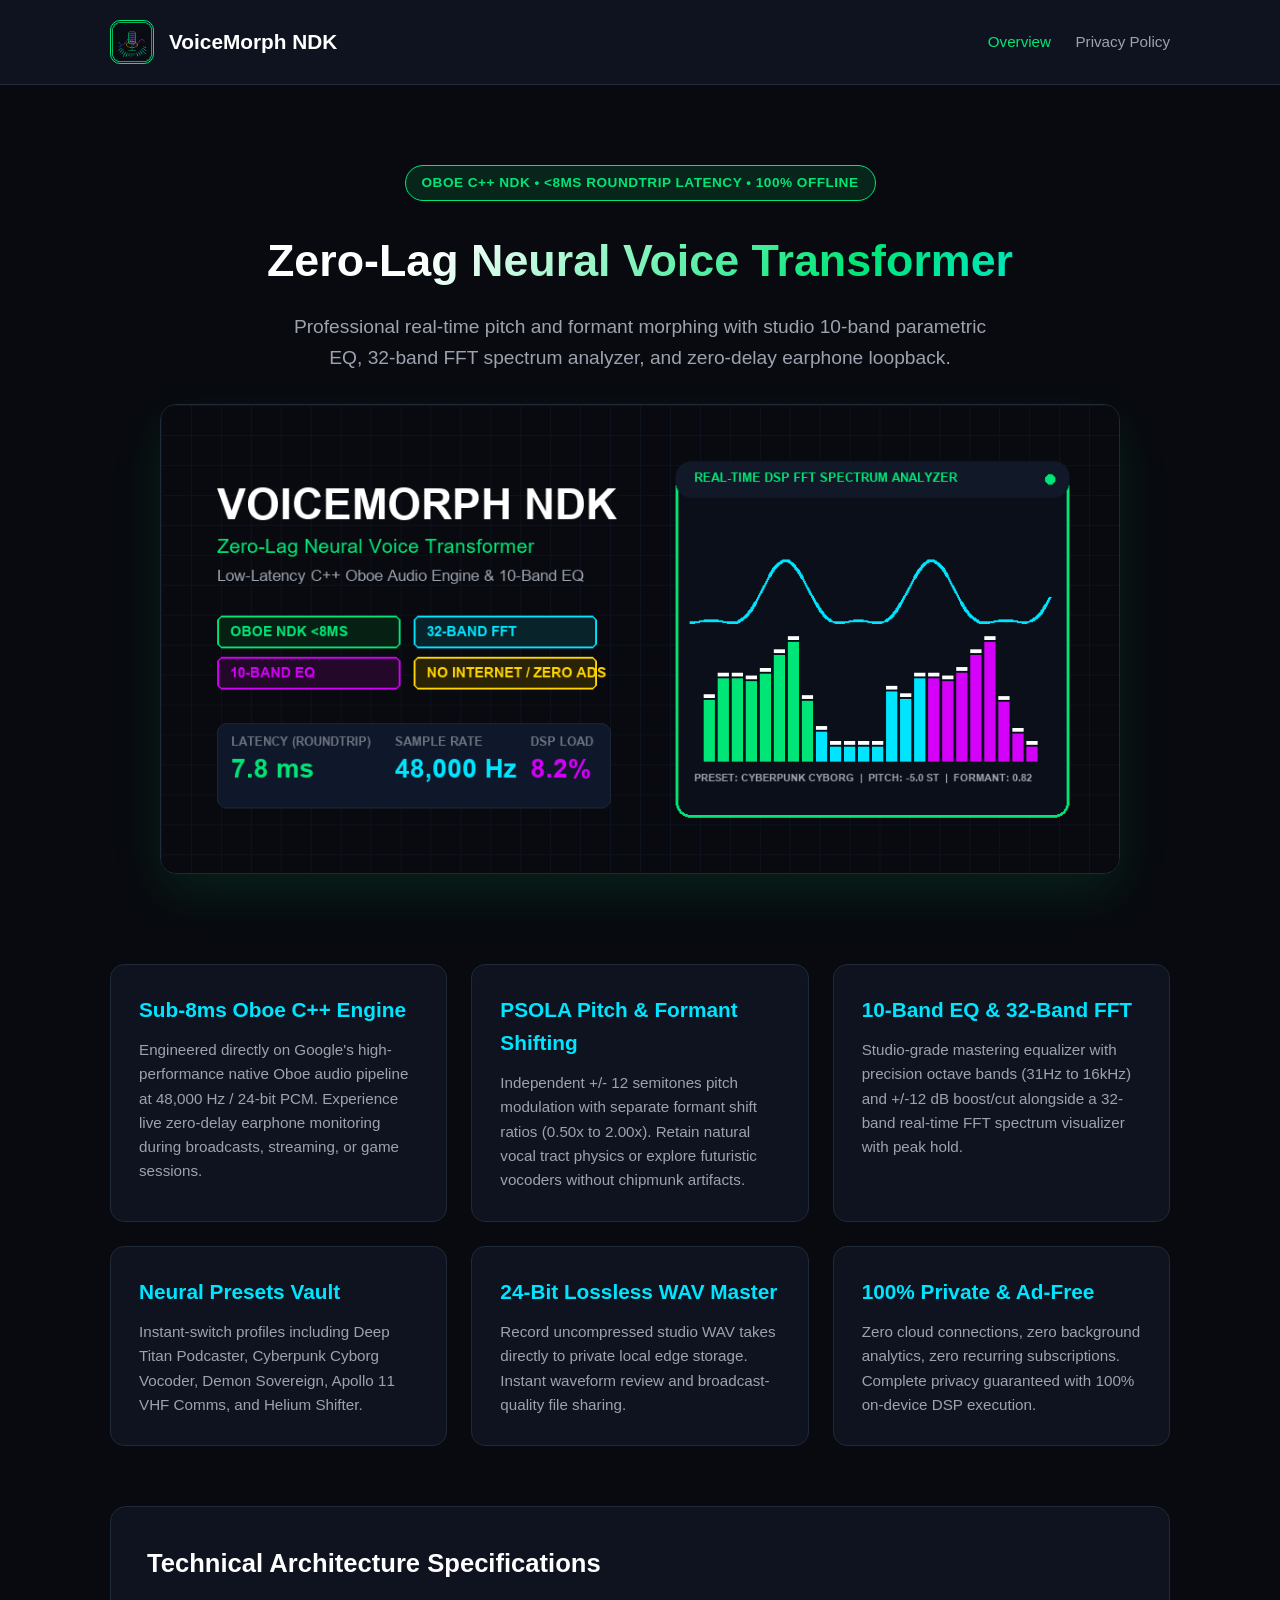
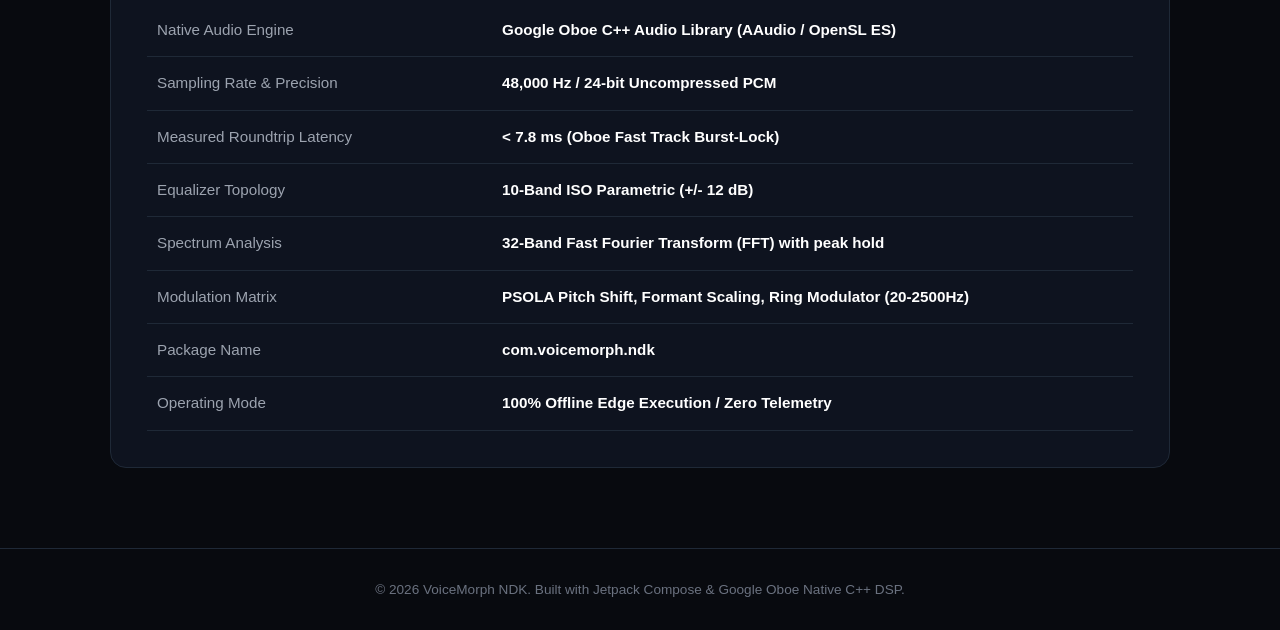
<file: index.html>
<!DOCTYPE html>
<html lang="en">
<head>
    <meta charset="UTF-8">
    <meta name="viewport" content="width=device-width, initial-scale=1.0">
    <title>VoiceMorph NDK — Zero-Lag Neural Voice Transformer</title>
    <link rel="stylesheet" href="style.css">
</head>
<body>
    <header>
        <div class="container nav-container">
            <div class="logo-group">
                <img src="assets/icon.png" alt="VoiceMorph NDK Logo">
                <h1>VoiceMorph NDK</h1>
            </div>
            <nav>
                <a href="index.html" class="active">Overview</a>
                <a href="privacy.html">Privacy Policy</a>
            </nav>
        </div>
    </header>

    <main class="container">
        <section class="hero">
            <div class="badge-pill">OBOE C++ NDK &bull; &lt;8MS ROUNDTRIP LATENCY &bull; 100% OFFLINE</div>
            <h2>Zero-Lag Neural Voice Transformer</h2>
            <p>Professional real-time pitch and formant morphing with studio 10-band parametric EQ, 32-band FFT spectrum analyzer, and zero-delay earphone loopback.</p>
            <img src="assets/feature_graphic.png" alt="VoiceMorph NDK Banner" class="banner-img">
        </section>

        <section class="features-grid">
            <div class="feature-card">
                <h3>Sub-8ms Oboe C++ Engine</h3>
                <p>Engineered directly on Google's high-performance native Oboe audio pipeline at 48,000 Hz / 24-bit PCM. Experience live zero-delay earphone monitoring during broadcasts, streaming, or game sessions.</p>
            </div>
            <div class="feature-card">
                <h3>PSOLA Pitch & Formant Shifting</h3>
                <p>Independent +/- 12 semitones pitch modulation with separate formant shift ratios (0.50x to 2.00x). Retain natural vocal tract physics or explore futuristic vocoders without chipmunk artifacts.</p>
            </div>
            <div class="feature-card">
                <h3>10-Band EQ & 32-Band FFT</h3>
                <p>Studio-grade mastering equalizer with precision octave bands (31Hz to 16kHz) and +/-12 dB boost/cut alongside a 32-band real-time FFT spectrum visualizer with peak hold.</p>
            </div>
            <div class="feature-card">
                <h3>Neural Presets Vault</h3>
                <p>Instant-switch profiles including Deep Titan Podcaster, Cyberpunk Cyborg Vocoder, Demon Sovereign, Apollo 11 VHF Comms, and Helium Shifter.</p>
            </div>
            <div class="feature-card">
                <h3>24-Bit Lossless WAV Master</h3>
                <p>Record uncompressed studio WAV takes directly to private local edge storage. Instant waveform review and broadcast-quality file sharing.</p>
            </div>
            <div class="feature-card">
                <h3>100% Private & Ad-Free</h3>
                <p>Zero cloud connections, zero background analytics, zero recurring subscriptions. Complete privacy guaranteed with 100% on-device DSP execution.</p>
            </div>
        </section>

        <section class="specs-section">
            <h3>Technical Architecture Specifications</h3>
            <table class="specs-table">
                <tr>
                    <td>Native Audio Engine</td>
                    <td>Google Oboe C++ Audio Library (AAudio / OpenSL ES)</td>
                </tr>
                <tr>
                    <td>Sampling Rate & Precision</td>
                    <td>48,000 Hz / 24-bit Uncompressed PCM</td>
                </tr>
                <tr>
                    <td>Measured Roundtrip Latency</td>
                    <td>&lt; 7.8 ms (Oboe Fast Track Burst-Lock)</td>
                </tr>
                <tr>
                    <td>Equalizer Topology</td>
                    <td>10-Band ISO Parametric (+/- 12 dB)</td>
                </tr>
                <tr>
                    <td>Spectrum Analysis</td>
                    <td>32-Band Fast Fourier Transform (FFT) with peak hold</td>
                </tr>
                <tr>
                    <td>Modulation Matrix</td>
                    <td>PSOLA Pitch Shift, Formant Scaling, Ring Modulator (20-2500Hz)</td>
                </tr>
                <tr>
                    <td>Package Name</td>
                    <td>com.voicemorph.ndk</td>
                </tr>
                <tr>
                    <td>Operating Mode</td>
                    <td>100% Offline Edge Execution / Zero Telemetry</td>
                </tr>
            </table>
        </section>
    </main>

    <footer>
        <p>&copy; 2026 VoiceMorph NDK. Built with Jetpack Compose & Google Oboe Native C++ DSP.</p>
    </footer>
</body>
</html>
</file>
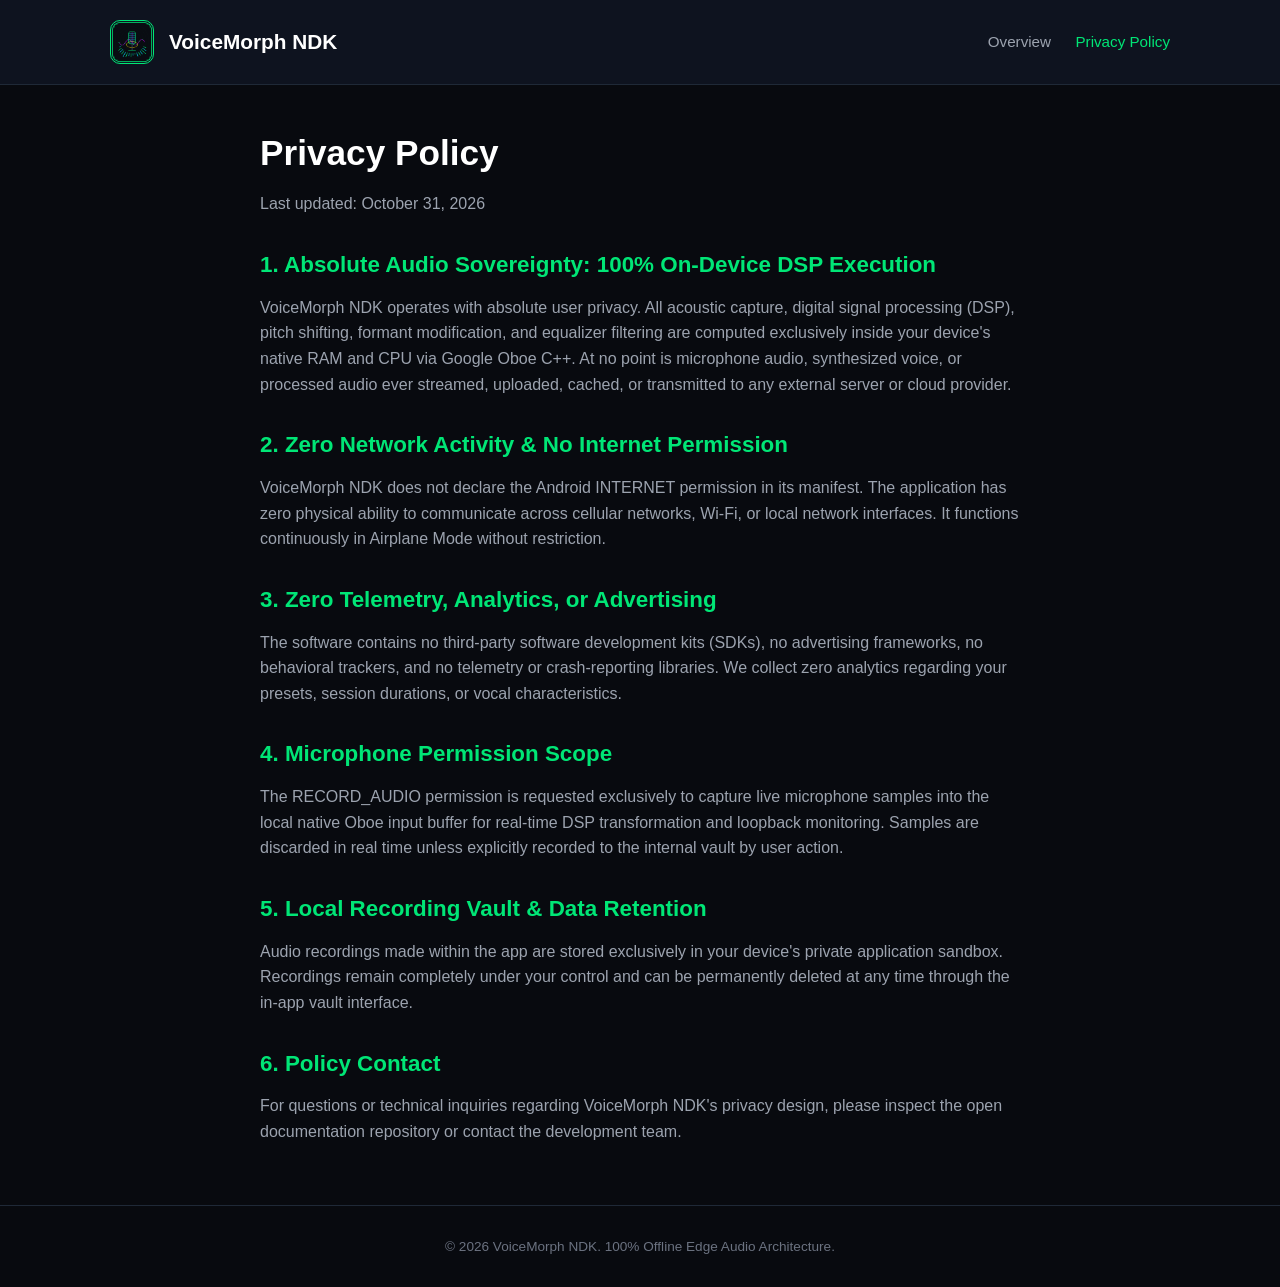
<file: privacy.html>
<!DOCTYPE html>
<html lang="en">
<head>
    <meta charset="UTF-8">
    <meta name="viewport" content="width=device-width, initial-scale=1.0">
    <title>Privacy Policy - VoiceMorph NDK</title>
    <link rel="stylesheet" href="style.css">
</head>
<body>
    <header>
        <div class="container nav-container">
            <div class="logo-group">
                <img src="assets/icon.png" alt="VoiceMorph NDK Logo">
                <h1>VoiceMorph NDK</h1>
            </div>
            <nav>
                <a href="index.html">Overview</a>
                <a href="privacy.html" class="active">Privacy Policy</a>
            </nav>
        </div>
    </header>

    <main class="container" style="max-width: 800px; padding-top: 40px;">
        <h2 style="font-size: 2.2rem; margin-bottom: 10px;">Privacy Policy</h2>
        <p style="color: var(--text-muted); margin-bottom: 30px;">Last updated: October 31, 2026</p>

        <section style="margin-bottom: 30px;">
            <h3 style="font-size: 1.4rem; color: var(--accent-green); margin-bottom: 12px;">1. Absolute Audio Sovereignty: 100% On-Device DSP Execution</h3>
            <p style="color: var(--text-muted);">VoiceMorph NDK operates with absolute user privacy. All acoustic capture, digital signal processing (DSP), pitch shifting, formant modification, and equalizer filtering are computed exclusively inside your device's native RAM and CPU via Google Oboe C++. At no point is microphone audio, synthesized voice, or processed audio ever streamed, uploaded, cached, or transmitted to any external server or cloud provider.</p>
        </section>

        <section style="margin-bottom: 30px;">
            <h3 style="font-size: 1.4rem; color: var(--accent-green); margin-bottom: 12px;">2. Zero Network Activity & No Internet Permission</h3>
            <p style="color: var(--text-muted);">VoiceMorph NDK does not declare the Android INTERNET permission in its manifest. The application has zero physical ability to communicate across cellular networks, Wi-Fi, or local network interfaces. It functions continuously in Airplane Mode without restriction.</p>
        </section>

        <section style="margin-bottom: 30px;">
            <h3 style="font-size: 1.4rem; color: var(--accent-green); margin-bottom: 12px;">3. Zero Telemetry, Analytics, or Advertising</h3>
            <p style="color: var(--text-muted);">The software contains no third-party software development kits (SDKs), no advertising frameworks, no behavioral trackers, and no telemetry or crash-reporting libraries. We collect zero analytics regarding your presets, session durations, or vocal characteristics.</p>
        </section>

        <section style="margin-bottom: 30px;">
            <h3 style="font-size: 1.4rem; color: var(--accent-green); margin-bottom: 12px;">4. Microphone Permission Scope</h3>
            <p style="color: var(--text-muted);">The RECORD_AUDIO permission is requested exclusively to capture live microphone samples into the local native Oboe input buffer for real-time DSP transformation and loopback monitoring. Samples are discarded in real time unless explicitly recorded to the internal vault by user action.</p>
        </section>

        <section style="margin-bottom: 30px;">
            <h3 style="font-size: 1.4rem; color: var(--accent-green); margin-bottom: 12px;">5. Local Recording Vault & Data Retention</h3>
            <p style="color: var(--text-muted);">Audio recordings made within the app are stored exclusively in your device's private application sandbox. Recordings remain completely under your control and can be permanently deleted at any time through the in-app vault interface.</p>
        </section>

        <section style="margin-bottom: 40px;">
            <h3 style="font-size: 1.4rem; color: var(--accent-green); margin-bottom: 12px;">6. Policy Contact</h3>
            <p style="color: var(--text-muted);">For questions or technical inquiries regarding VoiceMorph NDK's privacy design, please inspect the open documentation repository or contact the development team.</p>
        </section>
    </main>

    <footer>
        <p>&copy; 2026 VoiceMorph NDK. 100% Offline Edge Audio Architecture.</p>
    </footer>
</body>
</html>
</file>
<file: style.css>
:root {
    --bg-dark: #080A0F;
    --bg-surface: #0E131F;
    --border-color: #1F2937;
    --accent-green: #00E676;
    --accent-cyan: #00E5FF;
    --accent-magenta: #D500F9;
    --text-primary: #FFFFFF;
    --text-muted: #9CA3AF;
}

* {
    margin: 0;
    padding: 0;
    box-sizing: border-box;
    font-family: -apple-system, BlinkMacSystemFont, 'Segoe UI', Roboto, Helvetica, Arial, sans-serif;
}

body {
    background-color: var(--bg-dark);
    color: var(--text-primary);
    line-height: 1.6;
}

.container {
    max-width: 1100px;
    margin: 0 auto;
    padding: 20px;
}

header {
    background-color: var(--bg-surface);
    border-bottom: 1px solid var(--border-color);
    position: sticky;
    top: 0;
    z-index: 100;
}

.nav-container {
    display: flex;
    justify-content: space-between;
    align-items: center;
}

.logo-group {
    display: flex;
    align-items: center;
    gap: 15px;
}

.logo-group img {
    width: 44px;
    height: 44px;
    border-radius: 10px;
    border: 1px solid var(--accent-green);
}

.logo-group h1 {
    font-size: 1.3rem;
    font-weight: 700;
    color: #FFFFFF;
}

nav a {
    color: var(--text-muted);
    text-decoration: none;
    margin-left: 20px;
    font-size: 0.95rem;
    transition: color 0.2s ease;
}

nav a:hover, nav a.active {
    color: var(--accent-green);
}

.hero {
    padding: 60px 20px 40px;
    text-align: center;
}

.hero h2 {
    font-size: 2.8rem;
    font-weight: 800;
    margin-bottom: 16px;
    background: linear-gradient(135deg, #FFFFFF 30%, var(--accent-green) 70%, var(--accent-cyan) 100%);
    -webkit-background-clip: text;
    -webkit-text-fill-color: transparent;
}

.hero p {
    font-size: 1.2rem;
    color: var(--text-muted);
    max-width: 720px;
    margin: 0 auto 30px;
}

.badge-pill {
    display: inline-block;
    background: rgba(0, 230, 118, 0.12);
    border: 1px solid var(--accent-green);
    color: var(--accent-green);
    padding: 6px 16px;
    border-radius: 20px;
    font-size: 0.85rem;
    font-weight: 600;
    margin-bottom: 24px;
    letter-spacing: 0.5px;
}

.banner-img {
    width: 100%;
    max-width: 960px;
    border-radius: 16px;
    border: 1px solid var(--border-color);
    box-shadow: 0 20px 50px rgba(0, 230, 118, 0.1);
    margin: 0 auto 50px;
    display: block;
}

.features-grid {
    display: grid;
    grid-template-columns: repeat(auto-fit, minmax(320px, 1fr));
    gap: 24px;
    margin-bottom: 60px;
}

.feature-card {
    background-color: var(--bg-surface);
    border: 1px solid var(--border-color);
    border-radius: 14px;
    padding: 28px;
    transition: border-color 0.2s ease, transform 0.2s ease;
}

.feature-card:hover {
    border-color: var(--accent-green);
    transform: translateY(-4px);
}

.feature-card h3 {
    font-size: 1.3rem;
    color: var(--accent-cyan);
    margin-bottom: 12px;
}

.feature-card p {
    color: var(--text-muted);
    font-size: 0.95rem;
}

.specs-section {
    background-color: var(--bg-surface);
    border-radius: 16px;
    border: 1px solid var(--border-color);
    padding: 36px;
    margin-bottom: 60px;
}

.specs-section h3 {
    font-size: 1.6rem;
    margin-bottom: 20px;
    color: #FFFFFF;
}

.specs-table {
    width: 100%;
    border-collapse: collapse;
}

.specs-table td {
    padding: 14px 10px;
    border-bottom: 1px solid #1F2937;
    font-size: 0.95rem;
}

.specs-table td:first-child {
    color: var(--text-muted);
    width: 35%;
}

.specs-table td:last-child {
    color: #FFFFFF;
    font-weight: 600;
}

footer {
    border-top: 1px solid var(--border-color);
    padding: 30px 20px;
    text-align: center;
    color: #6B7280;
    font-size: 0.85rem;
}
</file>
